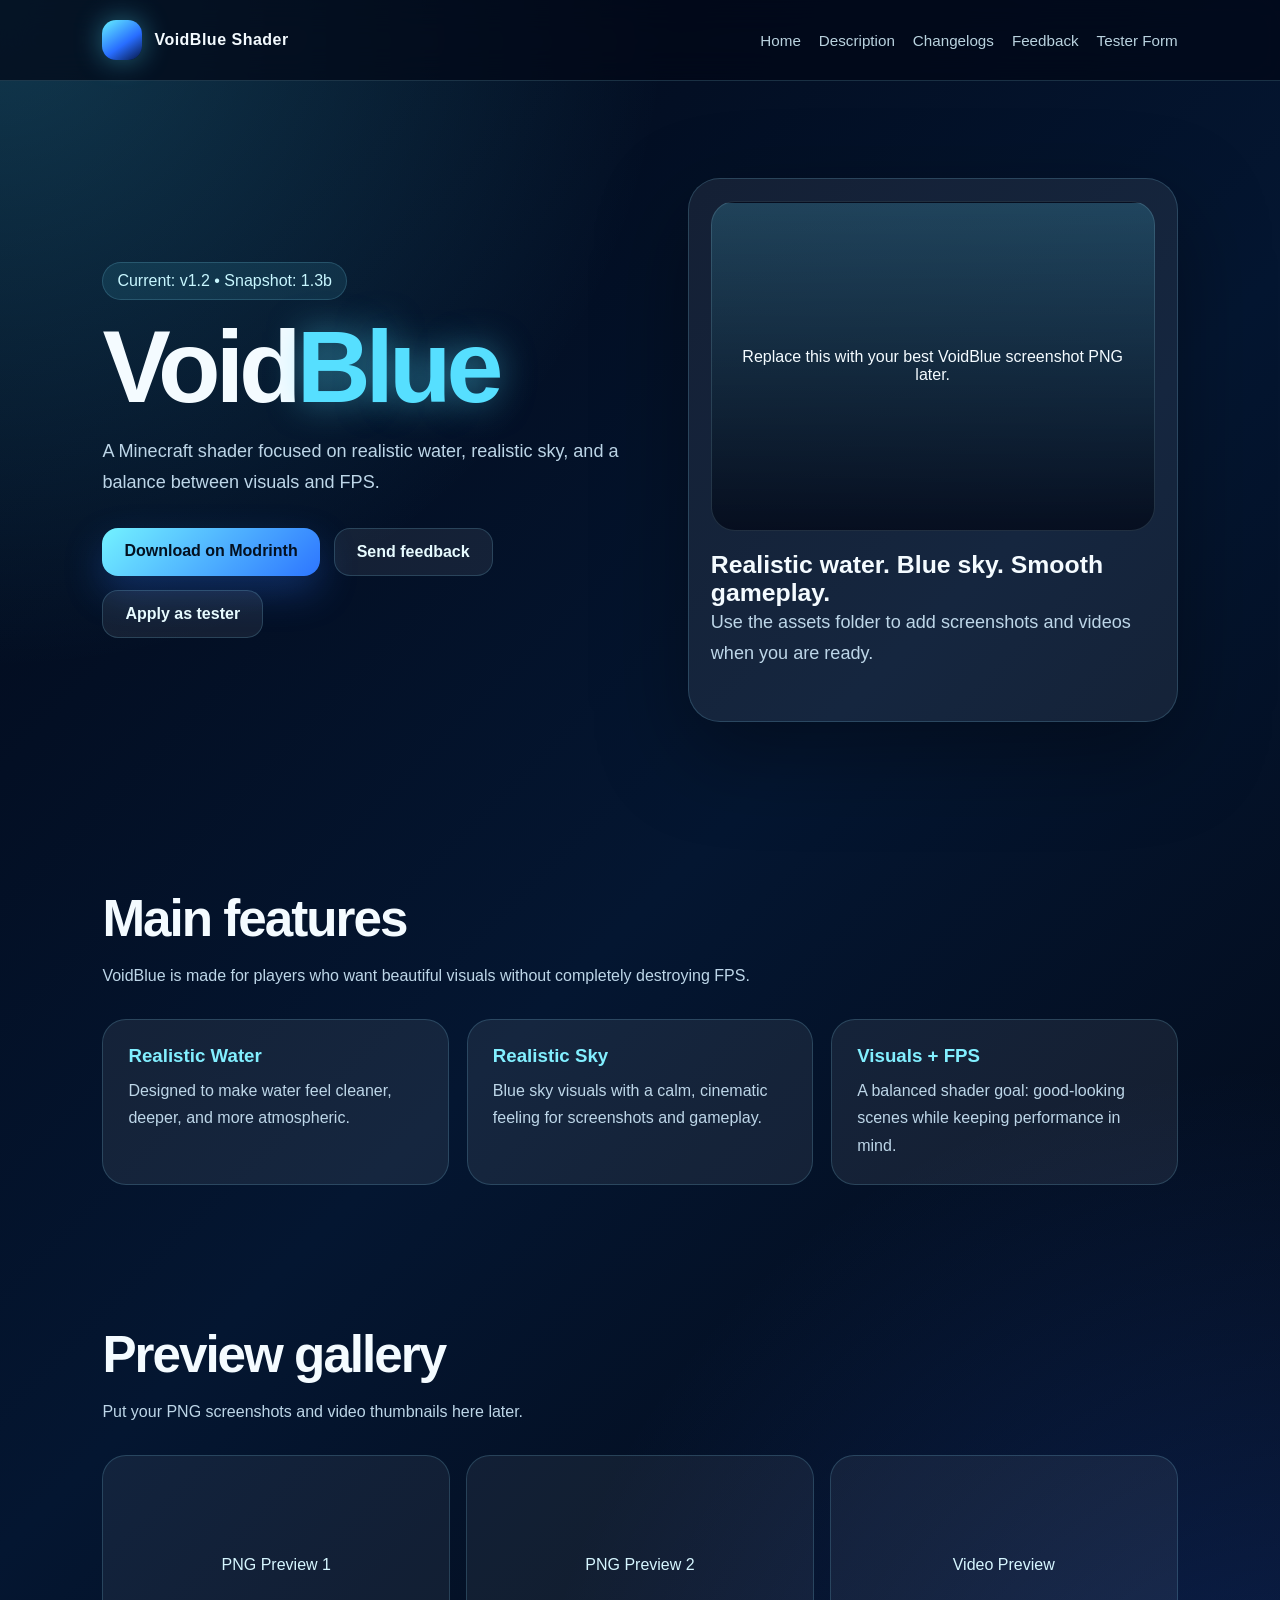
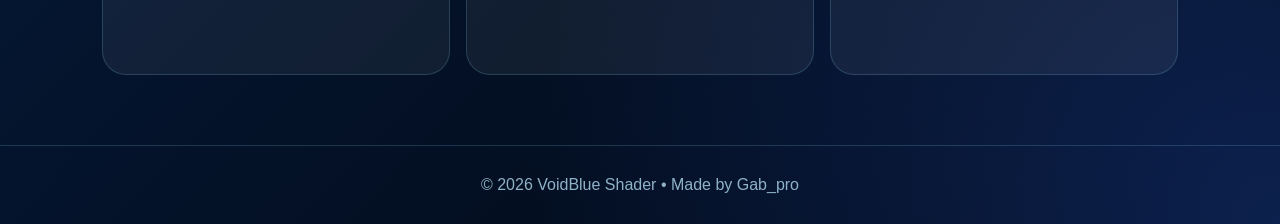
<file: index.html>
<!DOCTYPE html>
<html lang="en">
<head>
  <meta charset="UTF-8">
  <meta name="viewport" content="width=device-width, initial-scale=1.0">
  <title>VoidBlue Shader</title>
  <link rel="stylesheet" href="style.css">
</head>
<body>
<header>
  <div class="logo"><div class="logo-icon"></div><span>VoidBlue Shader</span></div>
  <nav>
    <a href="index.html">Home</a>
    <a href="about.html">Description</a>
    <a href="changelog.html">Changelogs</a>
    <a href="tester.html">Feedback</a>
    <a href="tester-form.html">Tester Form</a>
  </nav>
</header>

<main>
  <section class="hero">
    <div>
      <div class="badge">Current: v1.2 • Snapshot: 1.3b</div>
      <h1>Void<span>Blue</span></h1>
      <p>A Minecraft shader focused on realistic water, realistic sky, and a balance between visuals and FPS.</p>
      <div class="actions">
        <a class="btn" href="https://modrinth.com/shader/void-blue" target="_blank" rel="noopener noreferrer">Download on Modrinth</a>
        <a class="btn secondary" href="tester.html">Send feedback</a>
        <a class="btn secondary" href="tester-form.html">Apply as tester</a>
      </div>
    </div>
    <div class="preview">
      <div class="preview-box">Replace this with your best VoidBlue screenshot PNG later.</div>
      <h2>Realistic water. Blue sky. Smooth gameplay.</h2>
      <p>Use the assets folder to add screenshots and videos when you are ready.</p>
    </div>
  </section>

  <section>
    <h2 class="title">Main features</h2>
    <p class="subtitle">VoidBlue is made for players who want beautiful visuals without completely destroying FPS.</p>
    <div class="grid">
      <div class="card"><h3>Realistic Water</h3><p>Designed to make water feel cleaner, deeper, and more atmospheric.</p></div>
      <div class="card"><h3>Realistic Sky</h3><p>Blue sky visuals with a calm, cinematic feeling for screenshots and gameplay.</p></div>
      <div class="card"><h3>Visuals + FPS</h3><p>A balanced shader goal: good-looking scenes while keeping performance in mind.</p></div>
    </div>
  </section>

  <section>
    <h2 class="title">Preview gallery</h2>
    <p class="subtitle">Put your PNG screenshots and video thumbnails here later.</p>
    <div class="media-grid">
      <div class="media">PNG Preview 1</div>
      <div class="media">PNG Preview 2</div>
      <div class="media">Video Preview</div>
    </div>
  </section>
</main>

<footer>© 2026 VoidBlue Shader • Made by Gab_pro</footer>
</body>
</html>
</file>
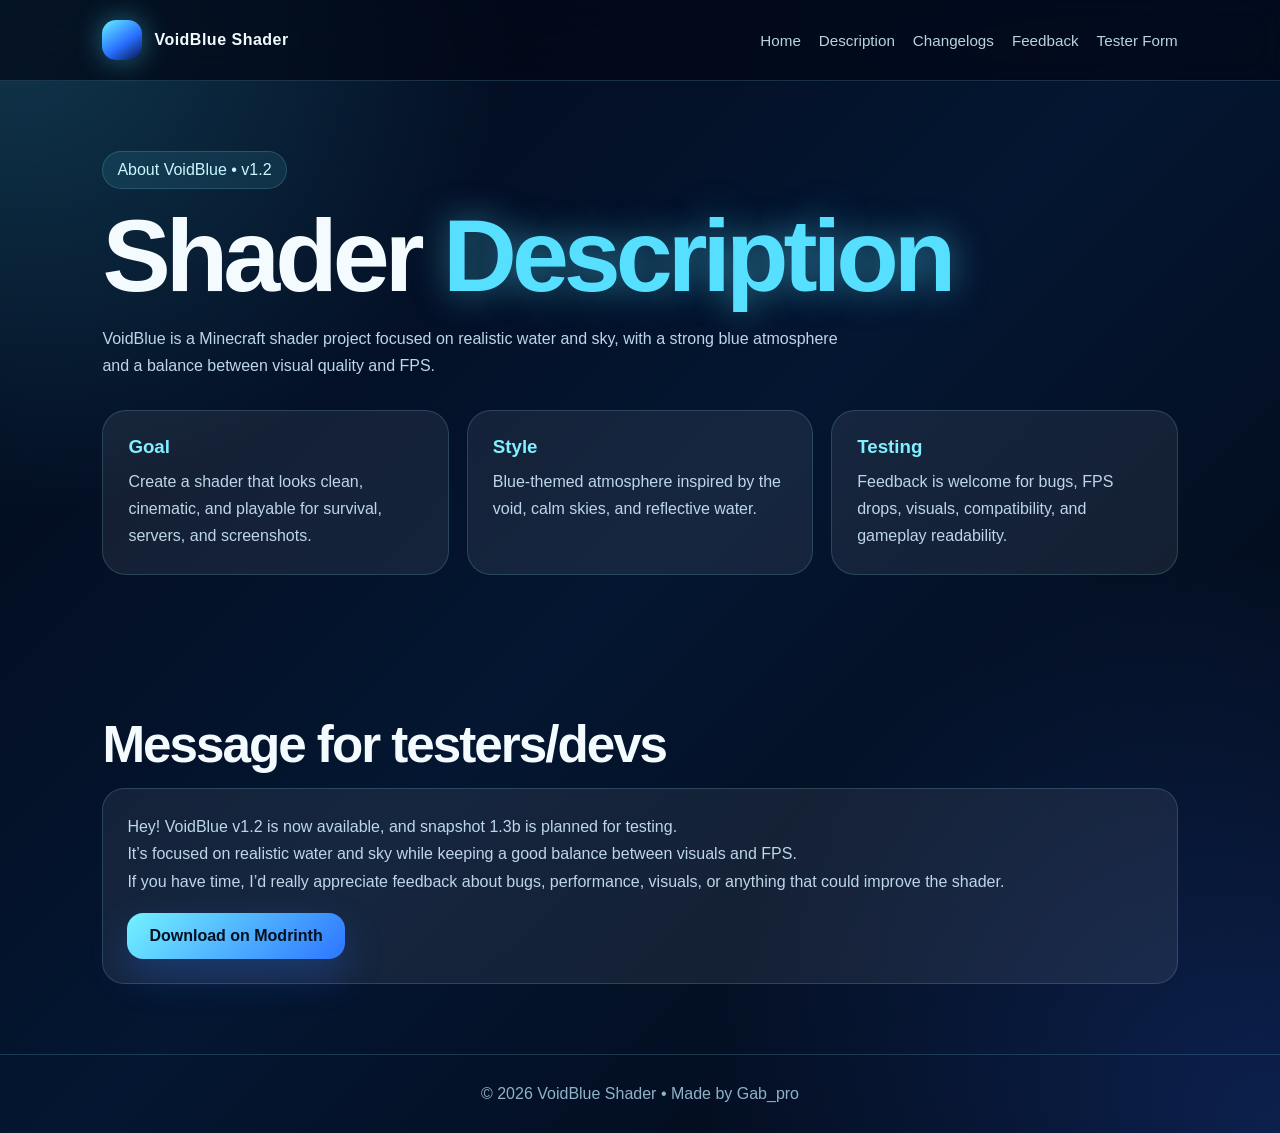
<file: about.html>
<!DOCTYPE html>
<html lang="en">
<head>
  <meta charset="UTF-8"><meta name="viewport" content="width=device-width, initial-scale=1.0">
  <title>VoidBlue Description</title><link rel="stylesheet" href="style.css">
</head>
<body>
<header>
  <div class="logo"><div class="logo-icon"></div><span>VoidBlue Shader</span></div>
  <nav>
    <a href="index.html">Home</a>
    <a href="about.html">Description</a>
    <a href="changelog.html">Changelogs</a>
    <a href="tester.html">Feedback</a>
    <a href="tester-form.html">Tester Form</a>
  </nav>
</header>
<main>
<section>
  <div class="badge">About VoidBlue • v1.2</div>
  <h1>Shader <span>Description</span></h1>
  <p class="subtitle">VoidBlue is a Minecraft shader project focused on realistic water and sky, with a strong blue atmosphere and a balance between visual quality and FPS.</p>
  <div class="grid">
    <div class="card"><h3>Goal</h3><p>Create a shader that looks clean, cinematic, and playable for survival, servers, and screenshots.</p></div>
    <div class="card"><h3>Style</h3><p>Blue-themed atmosphere inspired by the void, calm skies, and reflective water.</p></div>
    <div class="card"><h3>Testing</h3><p>Feedback is welcome for bugs, FPS drops, visuals, compatibility, and gameplay readability.</p></div>
  </div>
</section>
<section>
  <h2 class="title">Message for testers/devs</h2>
  <div class="entry">
    <p>Hey! VoidBlue v1.2 is now available, and snapshot 1.3b is planned for testing.</p>
    <p>It’s focused on realistic water and sky while keeping a good balance between visuals and FPS.</p>
    <p>If you have time, I’d really appreciate feedback about bugs, performance, visuals, or anything that could improve the shader.</p>
    <div class="actions" style="margin-top:18px">
      <a class="btn" href="https://modrinth.com/shader/void-blue" target="_blank" rel="noopener noreferrer">Download on Modrinth</a>
    </div>
  </div>
</section>
</main>
<footer>© 2026 VoidBlue Shader • Made by Gab_pro</footer>
</body>
</html>
</file>
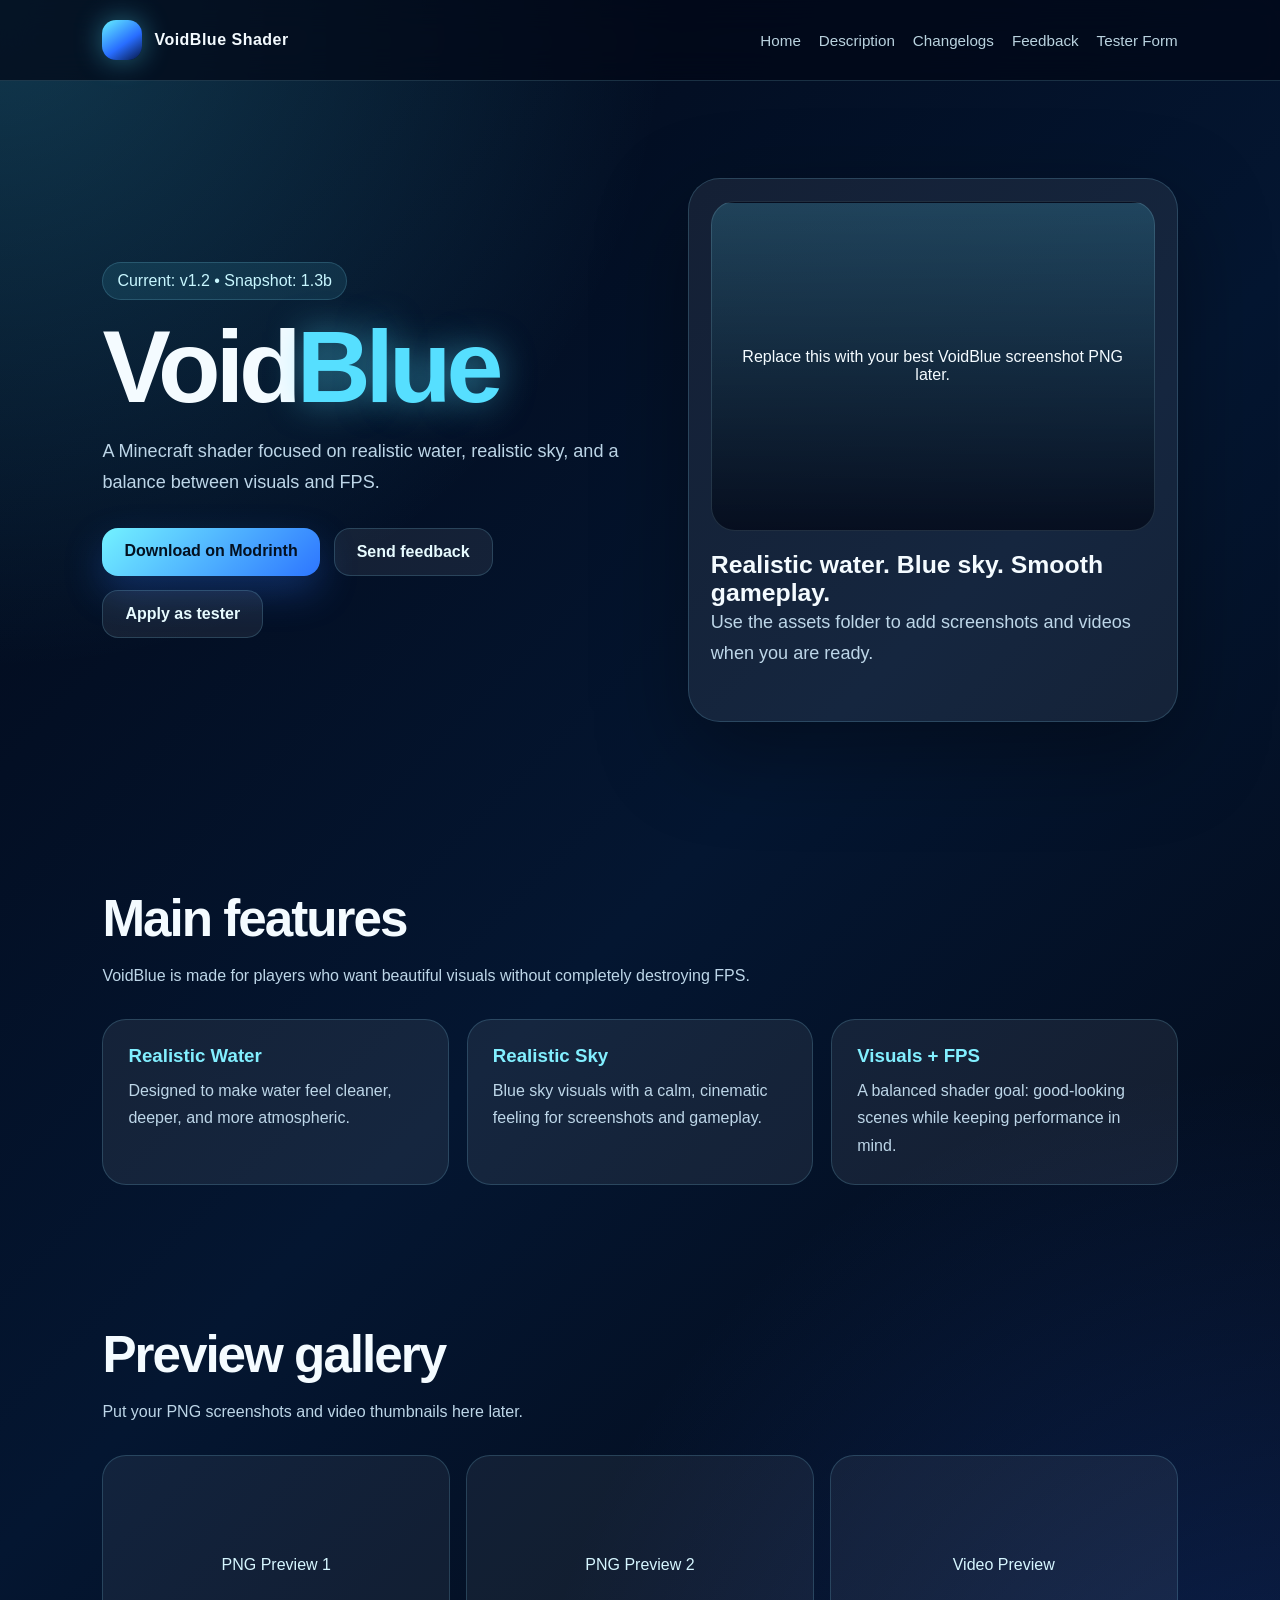
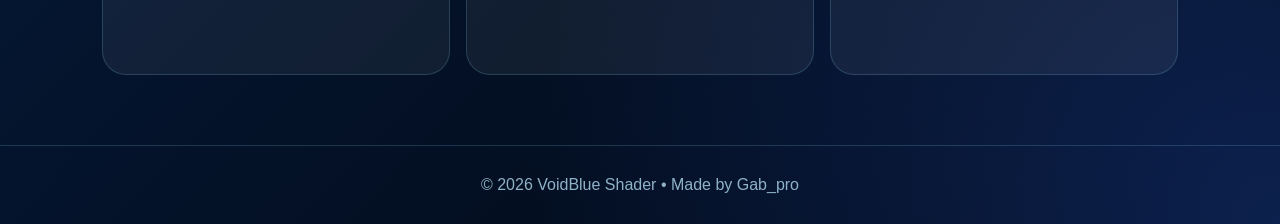
<file: admin.html>
<!DOCTYPE html>
<html lang="en">
<head>
  <meta charset="UTF-8"><meta name="viewport" content="width=device-width, initial-scale=1.0">
  <title>VoidBlue Admin</title><link rel="stylesheet" href="style.css">
</head>
<body>
<script>
const ADMIN_PASSWORD = "200026";
const pass = prompt("Admin password:");

if (pass !== ADMIN_PASSWORD) {
  alert("Access denied.");
  location.href = "index.html";
}
</script>

<header>
  <div class="logo"><div class="logo-icon"></div><span>VoidBlue Admin</span></div>
  <nav>
    <a href="index.html">Home</a>
    <a href="changelog.html">Changelogs</a>
    <a href="tester.html">Feedback</a>
    <a href="tester-form.html">Tester Form</a>
  </nav>
</header>

<main>
<section>
  <div class="badge">Admin Panel • v1.2 / snapshot 1.3b</div>
  <h1>Admin <span>Panel</span></h1>
  <p class="subtitle">Add changelogs, preview Markdown formatting, and view feedback/tester forms saved in this browser.</p>

  <div class="admin-grid">
    <div class="admin-box">
      <h2>Add changelog</h2>

      <form id="changelogForm">
        <input id="changelogVersion" placeholder="Version, example: v1.2 or Snapshot 1.3b" required>
        <textarea id="changelogText" placeholder="Use Markdown formatting:
## Added
- Improved water
**Important fix**
[Modrinth](https://modrinth.com/shader/void-blue)" required></textarea>
        <button class="btn" type="submit">Add changelog</button>
      </form>

      <div class="toolbar">
        <button class="btn secondary" type="button" onclick="exportChangelogs()">Export changelogs JSON</button>
        <button class="btn secondary" type="button" onclick="clearChangelogs()">Clear changelogs</button>
      </div>

      <textarea id="exportBox" placeholder="Exported JSON appears here"></textarea>
    </div>

    <div class="admin-box markdown-preview">
      <h2>Markdown preview</h2>
      <div id="previewBox" class="entry"><p class="empty">Type a changelog to preview formatting.</p></div>
    </div>
  </div>
</section>

<section>
  <h2 class="title">Saved feedbacks</h2>
  <div class="changelog" id="feedbackList"></div>
</section>

<section>
  <h2 class="title">Saved tester forms</h2>
  <div class="changelog" id="testerList"></div>
</section>
</main>

<footer>© 2026 VoidBlue Shader • Made by Gab_pro</footer>

<script src="script.js"></script>
<script>
const textArea = document.getElementById("changelogText");
const previewBox = document.getElementById("previewBox");

textArea.addEventListener("input", () => {
  previewBox.innerHTML = formatMarkdown(textArea.value || "Type a changelog to preview formatting.");
});

document.getElementById("changelogForm").addEventListener("submit", e => {
  e.preventDefault();

  const data = getLocalArray("voidblue_changelogs");

  data.unshift({
    version: document.getElementById("changelogVersion").value,
    changes: document.getElementById("changelogText").value,
    date: getTodayText()
  });

  setLocalArray("voidblue_changelogs", data);

  alert("Changelog added!");
  e.target.reset();
  previewBox.innerHTML = '<p class="empty">Type a changelog to preview formatting.</p>';
  renderAdminLists();
});

function exportChangelogs() {
  document.getElementById("exportBox").value = JSON.stringify(
    { changelogs: getLocalArray("voidblue_changelogs") },
    null,
    2
  );
}

function clearChangelogs() {
  if (confirm("Clear local changelogs?")) {
    localStorage.removeItem("voidblue_changelogs");
    renderAdminLists();
  }
}

function renderAdminLists() {
  const fbList = document.getElementById("feedbackList");
  const testerList = document.getElementById("testerList");

  const feedbacks = getLocalArray("voidblue_feedback");
  const testers = getLocalArray("voidblue_tester_feedback");

  fbList.innerHTML = feedbacks.length ? "" : '<div class="entry empty">No feedbacks saved in this browser yet.</div>';
  testerList.innerHTML = testers.length ? "" : '<div class="entry empty">No tester forms saved in this browser yet.</div>';

  feedbacks.forEach(item => {
    const div = document.createElement("div");
    div.className = "entry";
    div.innerHTML = `
      <h3>${escapeHTML(item.name)} • ${escapeHTML(item.type)}</h3>
      <p><b>Date:</b> ${escapeHTML(item.date || "")}</p>
      <p>${escapeHTML(item.message)}</p>
    `;
    fbList.appendChild(div);
  });

  testers.forEach(item => {
    const div = document.createElement("div");
    div.className = "entry";
    div.innerHTML = `
      <h3>${escapeHTML(item.name)} • ${escapeHTML(item.version)}</h3>
      <p><b>Date:</b> ${escapeHTML(item.date || "")}</p>
      <p><b>Minecraft:</b> ${escapeHTML(item.minecraftVersion)}</p>
      <p><b>Loader:</b> ${escapeHTML(item.loader)}</p>
      <p><b>PC Specs:</b> ${escapeHTML(item.pcSpecs)}</p>
      <p><b>FPS:</b> ${escapeHTML(item.fps)}</p>
      <p><b>Visuals:</b> ${escapeHTML(item.visuals)}</p>
      <p><b>Water:</b> ${escapeHTML(item.water)}</p>
      <p><b>Sky:</b> ${escapeHTML(item.sky)}</p>
      <p><b>Bugs:</b> ${escapeHTML(item.bugs)}</p>
      <p><b>Suggestions:</b> ${escapeHTML(item.suggestions)}</p>
      <p><b>Final opinion:</b> ${escapeHTML(item.general)}</p>
    `;
    testerList.appendChild(div);
  });
}

renderAdminLists();
</script>
</body>
</html>
</file>
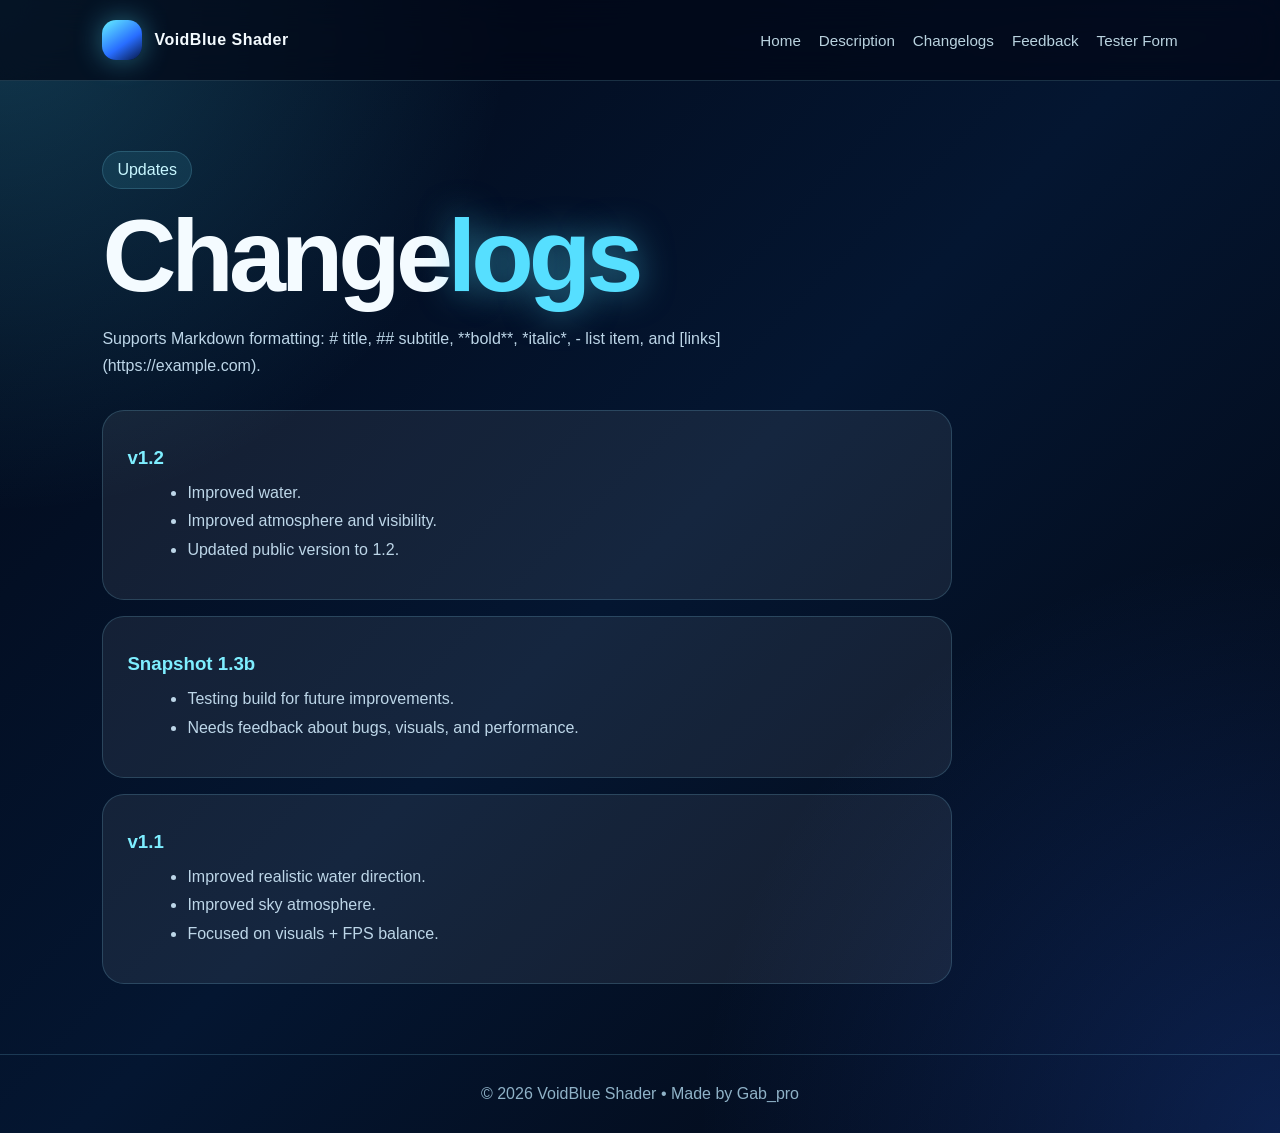
<file: changelog.html>
<!DOCTYPE html>
<html lang="en">
<head>
  <meta charset="UTF-8">
  <meta name="viewport" content="width=device-width, initial-scale=1.0">
  <title>VoidBlue Changelogs</title>
  <link rel="stylesheet" href="style.css">
</head>
<body>
<header>
  <div class="logo"><div class="logo-icon"></div><span>VoidBlue Shader</span></div>
  <nav>
    <a href="index.html">Home</a>
    <a href="about.html">Description</a>
    <a href="changelog.html">Changelogs</a>
    <a href="tester.html">Feedback</a>
    <a href="tester-form.html">Tester Form</a>
  </nav>
</header>
<main>
<section>
  <div class="badge">Updates</div>
  <h1>Change<span>logs</span></h1>
  <p class="subtitle">Supports Markdown formatting: # title, ## subtitle, **bold**, *italic*, - list item, and [links](https://example.com).</p>

  <div class="changelog" id="changelogList">
    <div class="entry markdown-preview">
      <h3>v1.2</h3>
      <ul>
        <li>Improved water.</li>
        <li>Improved atmosphere and visibility.</li>
        <li>Updated public version to 1.2.</li>
      </ul>
    </div>

    <div class="entry markdown-preview">
      <h3>Snapshot 1.3b</h3>
      <ul>
        <li>Testing build for future improvements.</li>
        <li>Needs feedback about bugs, visuals, and performance.</li>
      </ul>
    </div>

    <div class="entry markdown-preview">
      <h3>v1.1</h3>
      <ul>
        <li>Improved realistic water direction.</li>
        <li>Improved sky atmosphere.</li>
        <li>Focused on visuals + FPS balance.</li>
      </ul>
    </div>
  </div>
</section>
</main>
<footer>© 2026 VoidBlue Shader • Made by Gab_pro</footer>

<script src="script.js"></script>
<script>
const saved = getLocalArray("voidblue_changelogs");
const list = document.getElementById("changelogList");

saved.forEach(item => {
  const div = document.createElement("div");
  div.className = "entry markdown-preview";
  div.innerHTML = `
    <h3>${escapeHTML(item.version)}</h3>
    <div>${formatMarkdown(item.changes)}</div>
  `;
  list.prepend(div);
});
</script>
</body>
</html>
</file>
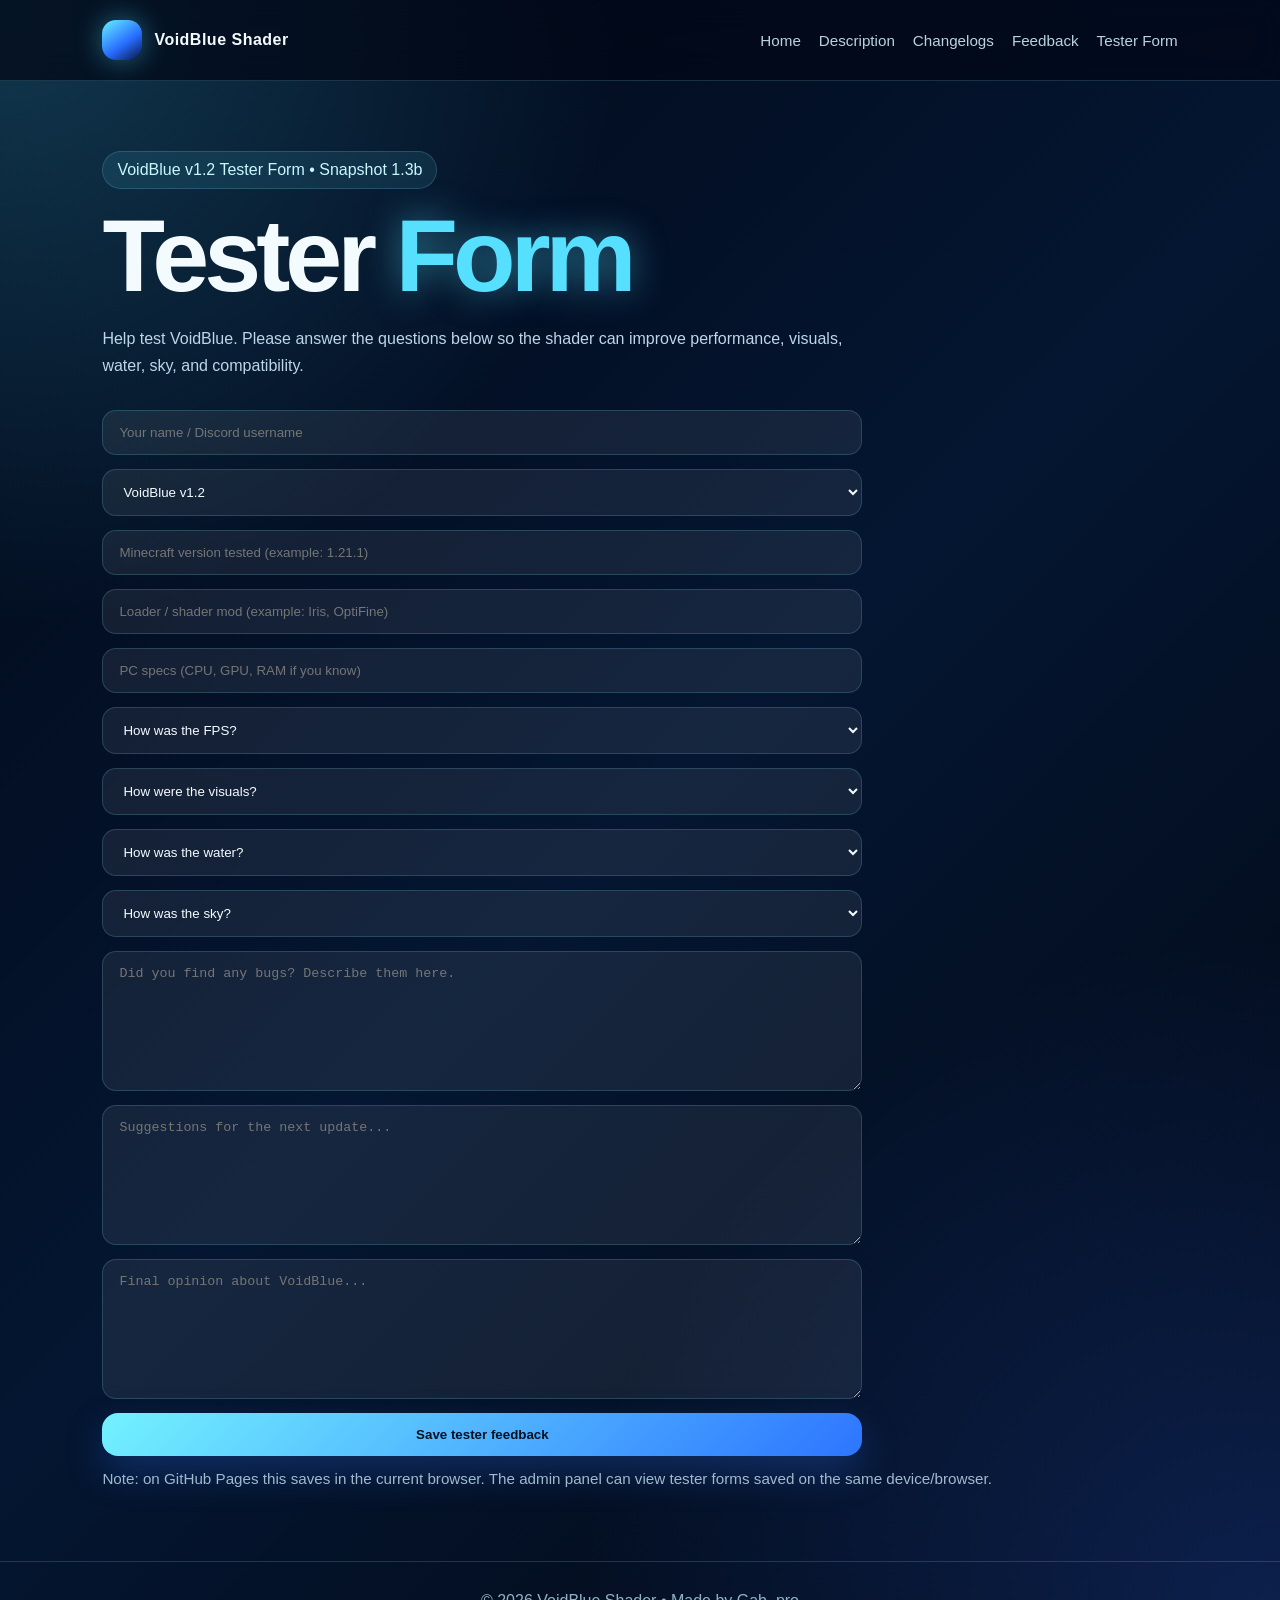
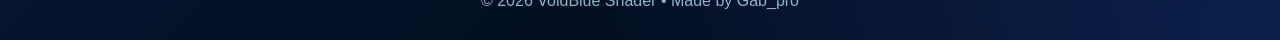
<file: tester-form.html>
<!DOCTYPE html>
<html lang="en">
<head>
  <meta charset="UTF-8"><meta name="viewport" content="width=device-width, initial-scale=1.0">
  <title>VoidBlue Tester Form</title><link rel="stylesheet" href="style.css">
</head>
<body>
<header>
  <div class="logo"><div class="logo-icon"></div><span>VoidBlue Shader</span></div>
  <nav>
    <a href="index.html">Home</a>
    <a href="about.html">Description</a>
    <a href="changelog.html">Changelogs</a>
    <a href="tester.html">Feedback</a>
    <a href="tester-form.html">Tester Form</a>
  </nav>
</header>
<main>
<section>
  <div class="badge">VoidBlue v1.2 Tester Form • Snapshot 1.3b</div>
  <h1>Tester <span>Form</span></h1>
  <p class="subtitle">Help test VoidBlue. Please answer the questions below so the shader can improve performance, visuals, water, sky, and compatibility.</p>

  <form id="testerForm">
    <input id="name" placeholder="Your name / Discord username" required>
    <select id="version" required>
      <option>VoidBlue v1.2</option>
      <option>VoidBlue snapshot 1.3b</option>
    </select>
    <input id="minecraftVersion" placeholder="Minecraft version tested (example: 1.21.1)" required>
    <input id="loader" placeholder="Loader / shader mod (example: Iris, OptiFine)" required>
    <input id="pcSpecs" placeholder="PC specs (CPU, GPU, RAM if you know)" required>
    <select id="fps" required>
      <option value="">How was the FPS?</option>
      <option>Very good</option>
      <option>Good</option>
      <option>Okay</option>
      <option>Bad</option>
      <option>Very bad</option>
    </select>
    <select id="visuals" required>
      <option value="">How were the visuals?</option>
      <option>Very good</option>
      <option>Good</option>
      <option>Okay</option>
      <option>Needs improvement</option>
    </select>
    <select id="water" required>
      <option value="">How was the water?</option>
      <option>Very realistic</option>
      <option>Good</option>
      <option>Okay</option>
      <option>Needs improvement</option>
      <option>Bugged</option>
    </select>
    <select id="sky" required>
      <option value="">How was the sky?</option>
      <option>Very realistic</option>
      <option>Good</option>
      <option>Okay</option>
      <option>Needs improvement</option>
      <option>Bugged</option>
    </select>
    <textarea id="bugs" placeholder="Did you find any bugs? Describe them here."></textarea>
    <textarea id="suggestions" placeholder="Suggestions for the next update..."></textarea>
    <textarea id="general" placeholder="Final opinion about VoidBlue..." required></textarea>
    <button class="btn" type="submit">Save tester feedback</button>
  </form>

  <p class="small-note">Note: on GitHub Pages this saves in the current browser. The admin panel can view tester forms saved on the same device/browser.</p>
</section>
</main>
<footer>© 2026 VoidBlue Shader • Made by Gab_pro</footer>

<script src="script.js"></script>
<script>
document.getElementById("testerForm").addEventListener("submit", e => {
  e.preventDefault();

  const data = getLocalArray("voidblue_tester_feedback");

  data.unshift({
    name: document.getElementById("name").value,
    version: document.getElementById("version").value,
    minecraftVersion: document.getElementById("minecraftVersion").value,
    loader: document.getElementById("loader").value,
    pcSpecs: document.getElementById("pcSpecs").value,
    fps: document.getElementById("fps").value,
    visuals: document.getElementById("visuals").value,
    water: document.getElementById("water").value,
    sky: document.getElementById("sky").value,
    bugs: document.getElementById("bugs").value || "No bugs reported.",
    suggestions: document.getElementById("suggestions").value || "No suggestions.",
    general: document.getElementById("general").value,
    date: getTodayText()
  });

  setLocalArray("voidblue_tester_feedback", data);
  alert("Tester form saved!");
  e.target.reset();
});
</script>
</body>
</html>
</file>
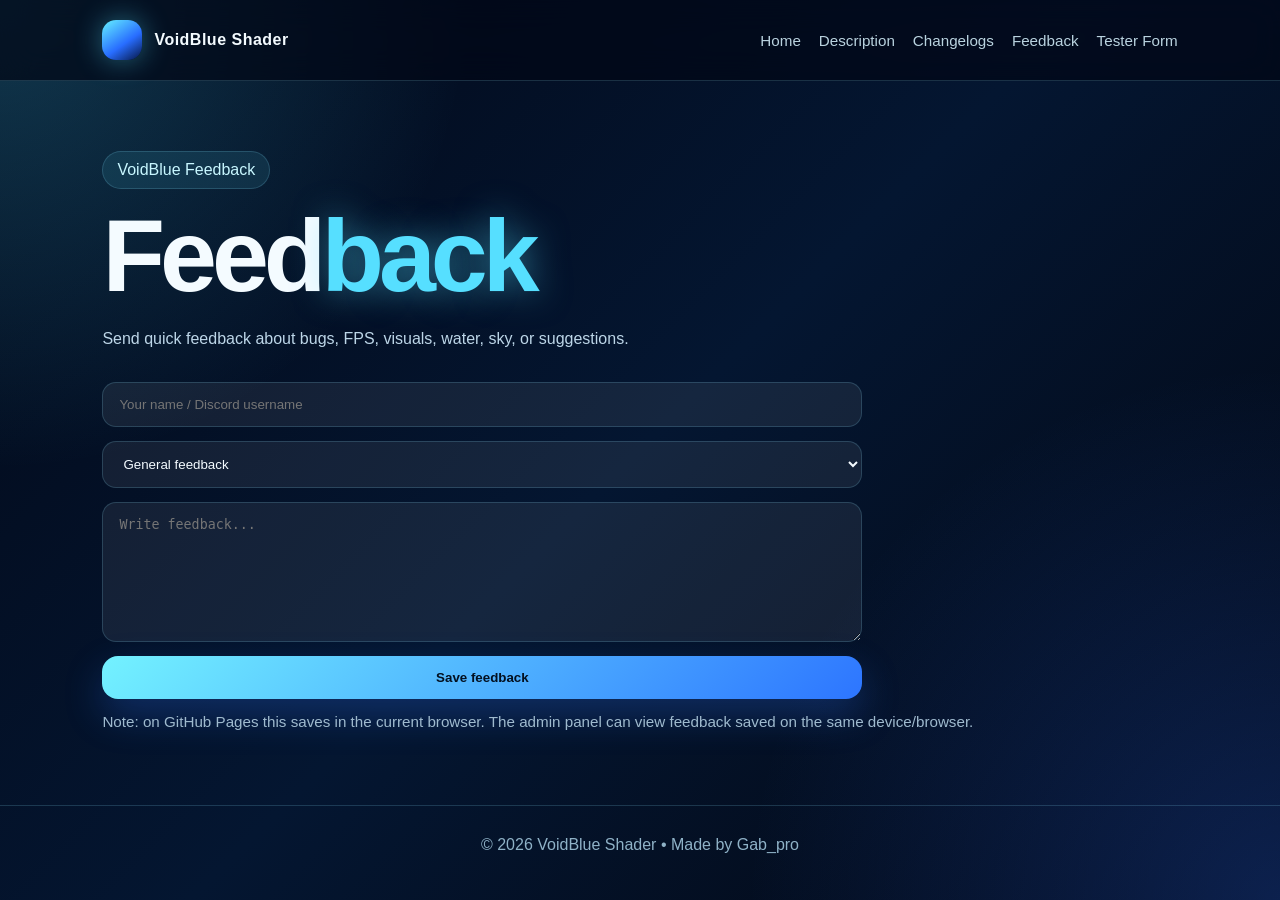
<file: tester.html>
<!DOCTYPE html>
<html lang="en">
<head>
  <meta charset="UTF-8"><meta name="viewport" content="width=device-width, initial-scale=1.0">
  <title>VoidBlue Feedback</title><link rel="stylesheet" href="style.css">
</head>
<body>
<header>
  <div class="logo"><div class="logo-icon"></div><span>VoidBlue Shader</span></div>
  <nav>
    <a href="index.html">Home</a>
    <a href="about.html">Description</a>
    <a href="changelog.html">Changelogs</a>
    <a href="tester.html">Feedback</a>
    <a href="tester-form.html">Tester Form</a>
  </nav>
</header>
<main>
<section>
  <div class="badge">VoidBlue Feedback</div>
  <h1>Feed<span>back</span></h1>
  <p class="subtitle">Send quick feedback about bugs, FPS, visuals, water, sky, or suggestions.</p>

  <form id="feedbackForm">
    <input id="name" placeholder="Your name / Discord username" required>
    <select id="type" required>
      <option>General feedback</option>
      <option>Bug report</option>
      <option>FPS / performance</option>
      <option>Visuals</option>
      <option>Water</option>
      <option>Sky</option>
      <option>Compatibility</option>
    </select>
    <textarea id="message" placeholder="Write feedback..." required></textarea>
    <button class="btn" type="submit">Save feedback</button>
  </form>

  <p class="small-note">Note: on GitHub Pages this saves in the current browser. The admin panel can view feedback saved on the same device/browser.</p>
</section>
</main>
<footer>© 2026 VoidBlue Shader • Made by Gab_pro</footer>

<script src="script.js"></script>
<script>
document.getElementById("feedbackForm").addEventListener("submit", e => {
  e.preventDefault();

  const data = getLocalArray("voidblue_feedback");

  data.unshift({
    name: document.getElementById("name").value || "Anonymous",
    type: document.getElementById("type").value,
    message: document.getElementById("message").value || "No message.",
    date: getTodayText()
  });

  setLocalArray("voidblue_feedback", data);
  alert("Feedback saved!");
  e.target.reset();
});
</script>
</body>
</html>
</file>
<file: style.css>
:root{
  --bg:#020817;
  --panel:rgba(255,255,255,.07);
  --line:rgba(141,225,255,.18);
  --text:#f4fbff;
  --muted:#bdd6e8;
  --blue:#56dfff;
  --blue2:#286dff;
}
*{box-sizing:border-box;margin:0;padding:0}
body{
  font-family:Arial,Helvetica,sans-serif;
  color:var(--text);
  background:
    radial-gradient(circle at top left, rgba(65,211,255,.24), transparent 30%),
    radial-gradient(circle at bottom right, rgba(40,109,255,.25), transparent 34%),
    linear-gradient(135deg,#020817,#041631 50%,#030712);
  min-height:100vh;
}
a{color:inherit}
header{
  position:sticky;top:0;z-index:10;
  display:flex;align-items:center;justify-content:space-between;
  padding:20px 8%;
  backdrop-filter:blur(16px);
  background:rgba(2,8,23,.72);
  border-bottom:1px solid var(--line);
}
.logo{display:flex;align-items:center;gap:12px;font-weight:900;letter-spacing:.5px}
.logo-icon{
  width:40px;height:40px;border-radius:14px;
  background:linear-gradient(145deg,#66f2ff,#286dff 58%,#061542);
  box-shadow:0 0 28px rgba(86,223,255,.42);
}
nav{display:flex;gap:18px;flex-wrap:wrap}
nav a{text-decoration:none;color:#d8f4ff;opacity:.86;font-size:.95rem}
nav a:hover{opacity:1;color:var(--blue)}
.hero{
  min-height:82vh;padding:80px 8%;
  display:grid;grid-template-columns:1.05fr .95fr;gap:44px;align-items:center;
}
.badge{
  display:inline-block;margin-bottom:20px;padding:9px 14px;border-radius:999px;
  background:rgba(86,223,255,.1);border:1px solid var(--line);color:#c8f7ff
}
h1{font-size:clamp(3.2rem,8vw,7rem);line-height:.92;letter-spacing:-5px;margin-bottom:22px}
h1 span{color:var(--blue);text-shadow:0 0 34px rgba(86,223,255,.5)}
p{color:var(--muted);line-height:1.7}
.hero p{font-size:1.13rem;max-width:660px;margin-bottom:30px}
.actions{display:flex;gap:14px;flex-wrap:wrap}
.btn{
  display:inline-block;padding:14px 22px;border-radius:16px;
  text-decoration:none;font-weight:850;color:#031020;
  background:linear-gradient(135deg,#73f2ff,#2d75ff);
  box-shadow:0 16px 38px rgba(45,117,255,.28);
  border:none;cursor:pointer
}
.btn.secondary{background:rgba(255,255,255,.07);color:#e7fbff;border:1px solid var(--line);box-shadow:none}
.preview{
  padding:22px;border-radius:32px;background:var(--panel);border:1px solid var(--line);
  box-shadow:0 30px 90px rgba(0,0,0,.35)
}
.preview-box{
  min-height:330px;border-radius:24px;display:grid;place-items:center;text-align:center;padding:22px;
  background:linear-gradient(180deg,rgba(86,223,255,.18),rgba(2,8,23,.76)), url("assets/preview-1.svg");
  background-size:cover;background-position:center;border:1px solid rgba(180,235,255,.15)
}
.preview h2{margin-top:20px;font-size:1.55rem}
section{padding:70px 8%}
.title{font-size:clamp(2rem,4vw,3.4rem);letter-spacing:-2px;margin-bottom:14px}
.subtitle{max-width:760px;margin-bottom:30px}
.grid{display:grid;grid-template-columns:repeat(3,1fr);gap:18px}
.card{
  padding:25px;border-radius:24px;background:var(--panel);border:1px solid var(--line);
  min-height:165px
}
.card h3{color:#82efff;margin-bottom:10px}
.media-grid{display:grid;grid-template-columns:repeat(3,1fr);gap:16px}
.media{
  min-height:220px;border-radius:24px;border:1px solid var(--line);overflow:hidden;
  background:rgba(255,255,255,.06);display:grid;place-items:center;text-align:center;color:#d6f6ff
}
.media:nth-child(1){background-image:url("assets/preview-1.svg");background-size:cover;background-position:center}
.media:nth-child(2){background-image:url("assets/preview-2.svg");background-size:cover;background-position:center}
.media:nth-child(3){background-image:url("assets/video-placeholder.svg");background-size:cover;background-position:center}
.callout{
  display:flex;align-items:center;justify-content:space-between;gap:24px;
  padding:38px;border-radius:30px;background:linear-gradient(135deg,rgba(86,223,255,.14),rgba(45,117,255,.13));
  border:1px solid var(--line)
}
form{
  display:grid;gap:14px;max-width:760px
}
input,textarea,select{
  width:100%;padding:14px 16px;border-radius:14px;border:1px solid var(--line);
  background:rgba(255,255,255,.07);color:var(--text);outline:none
}
textarea{min-height:140px;resize:vertical}
.changelog{display:grid;gap:16px;max-width:850px}
.entry{padding:24px;border-radius:22px;background:var(--panel);border:1px solid var(--line)}
.entry h3{color:var(--blue);margin-bottom:8px}
ul{padding-left:20px;color:var(--muted);line-height:1.8}
footer{text-align:center;padding:30px 8%;border-top:1px solid var(--line);color:#8fb2c7}
@media(max-width:900px){
  header{padding:16px 6%;align-items:flex-start;gap:14px;flex-direction:column}
  nav{gap:12px}
  .hero{grid-template-columns:1fr;padding:55px 6%}
  section{padding:55px 6%}
  .grid,.media-grid{grid-template-columns:1fr}
  .callout{flex-direction:column;align-items:flex-start}
}

option{color:#031020}
.small-note{color:var(--muted);font-size:.92rem;margin-top:10px}.admin-grid{display:grid;grid-template-columns:1fr 1fr;gap:18px}.admin-box{padding:24px;border-radius:22px;background:var(--panel);border:1px solid var(--line)}.toolbar{display:flex;gap:12px;flex-wrap:wrap;margin-top:14px}.markdown-preview h1,.markdown-preview h2,.markdown-preview h3,.markdown-preview h4,.markdown-preview h5{letter-spacing:0;margin:10px 0;color:var(--blue)}.markdown-preview li{margin-left:20px}.empty{opacity:.75;color:var(--muted)}@media(max-width:900px){.admin-grid{grid-template-columns:1fr}}


/* VoidBlue fixed additions */
.markdown-preview h3,
.markdown-preview h4,
.markdown-preview h5 {
  margin: 12px 0 8px;
  color: #7eeeff;
}
.markdown-preview p {
  margin: 8px 0;
}
.markdown-preview ul {
  margin: 10px 0 10px 20px;
}
.markdown-preview a {
  color: #72f1ff;
}
.admin-grid {
  display: grid;
  grid-template-columns: 1fr 1fr;
  gap: 18px;
}
.admin-box {
  padding: 24px;
  border-radius: 24px;
  background: rgba(255, 255, 255, 0.06);
  border: 1px solid rgba(152, 222, 255, 0.14);
}
.toolbar {
  display: flex;
  flex-wrap: wrap;
  gap: 12px;
  margin: 14px 0;
}
.small-note,
.empty {
  color: #9fbace;
  font-size: 0.95rem;
}
#exportBox {
  min-height: 140px;
}
@media (max-width: 900px) {
  .admin-grid {
    grid-template-columns: 1fr;
  }
}
</file>
